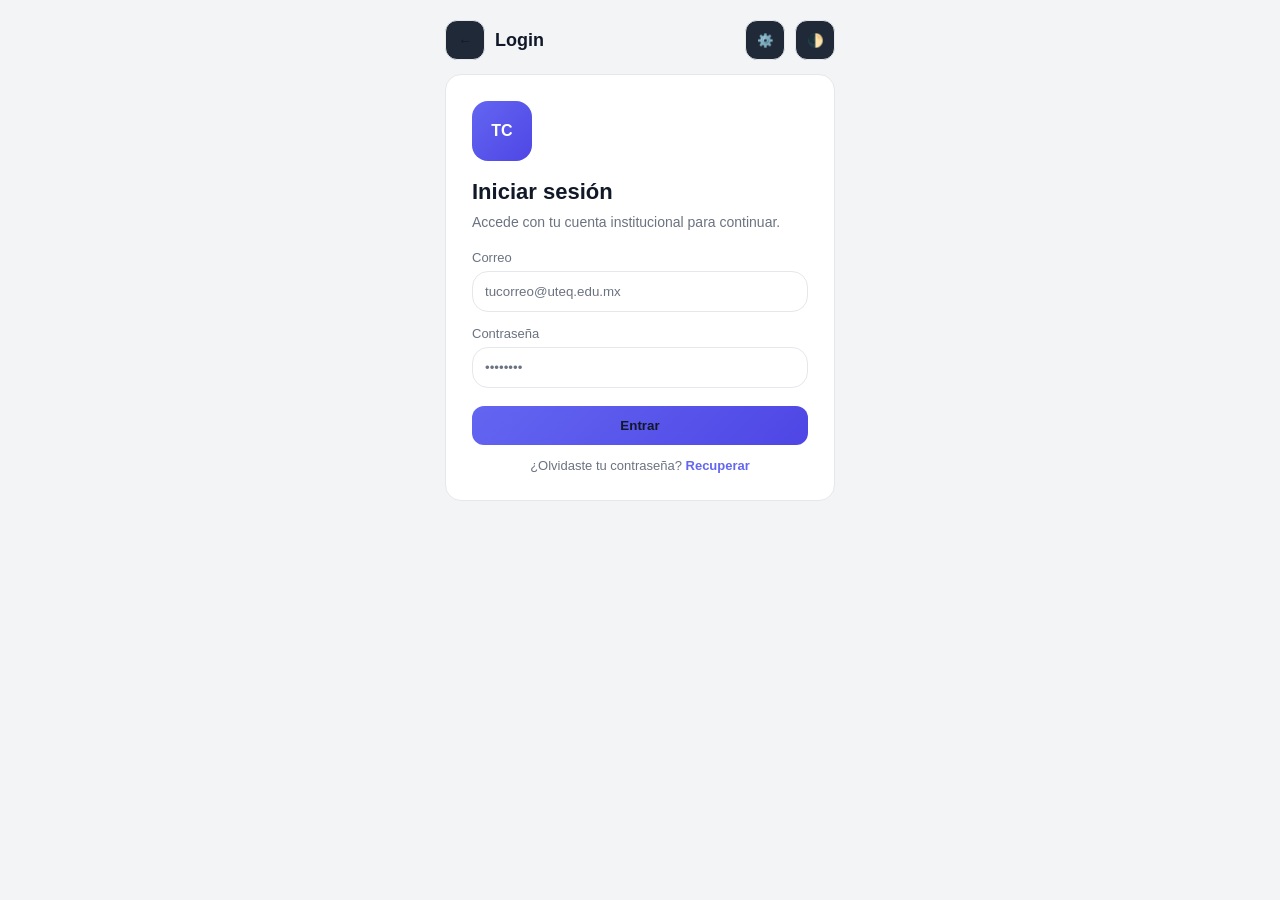
<file: index.html>
<!DOCTYPE html>
<html lang="es">
<head>
<meta charset="UTF-8">
<meta name="viewport" content="width=device-width, initial-scale=1.0">
<title>TuCampus</title>
<meta http-equiv="refresh" content="0; url=./pages/login.html" />
</head>
<body></body>
</html>
</file>
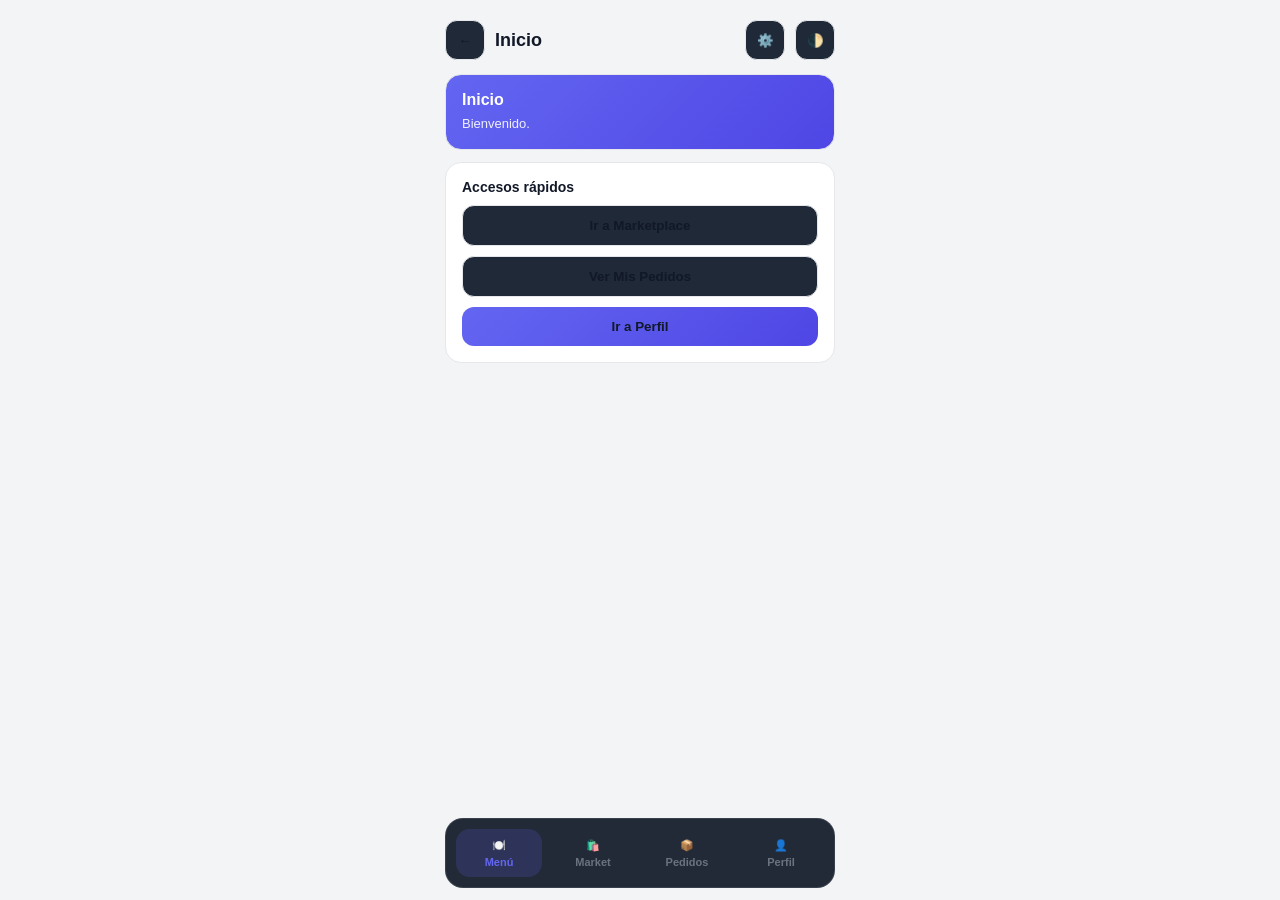
<file: pages/home.html>
<!DOCTYPE html>
<html lang="es">
<head>
<meta charset="UTF-8">
<meta name="viewport" content="width=device-width, initial-scale=1.0">
<title>TuCampus - Inicio</title>
<link rel="stylesheet" href="../styles/tokens.css">
<link rel="stylesheet" href="../styles/components.css">
</head>
<body class="centered"> <div class="phone"> <div class="navbar"> <div class="nav-left"> <button class="iconbtn" onclick="history.back()">←</button> <h2>Inicio</h2> </div> <div class="nav-right">
      <button class="iconbtn" title="Configuración">⚙️</button>
      <button class="iconbtn" onclick="toggleTheme()" title="Cambiar tema">🌓</button>
    </div>
  </div> <div class="card" style="background:linear-gradient(135deg,var(--primary),var(--primary-dark));color:#fff;"> <div style="font-weight:900;font-size:16px;">Inicio</div> <div style="margin-top:6px;font-size:13px;opacity:.9;line-height:1.35;"> Bienvenido. </div>
</div> <div class="card"> <div style="font-weight:900;font-size:14px;margin-bottom:10px;">Accesos rápidos</div> <div style="display:grid;gap:10px;"> <button class="btn" onclick="location.href='marketplace.html'">Ir a Marketplace</button> <button class="btn" onclick="location.href='mis-pedidos.html'">Ver Mis Pedidos</button> <button class="btn primary" onclick="location.href='perfil.html'">Ir a Perfil</button> </div>
</div> </div> <div class="bottomnav"> <a class="tab active" href="home.html">🍽️<span>Menú</span></a> <a class="tab " href="marketplace.html">🛍️<span>Market</span></a> <a class="tab " href="mis-pedidos.html">📦<span>Pedidos</span></a> <a class="tab " href="perfil.html">👤<span>Perfil</span></a>
</div> 

<script>
function applySavedTheme(){
  const saved = localStorage.getItem('theme');
  if(saved === 'dark'){ document.body.classList.add('dark'); }
  else { document.body.classList.remove('dark'); }
}
function toggleTheme(){
  document.body.classList.toggle('dark');
  localStorage.setItem('theme', document.body.classList.contains('dark') ? 'dark' : 'light');
}
document.addEventListener('DOMContentLoaded', applySavedTheme);
</script>

</body>
</html>
</file>
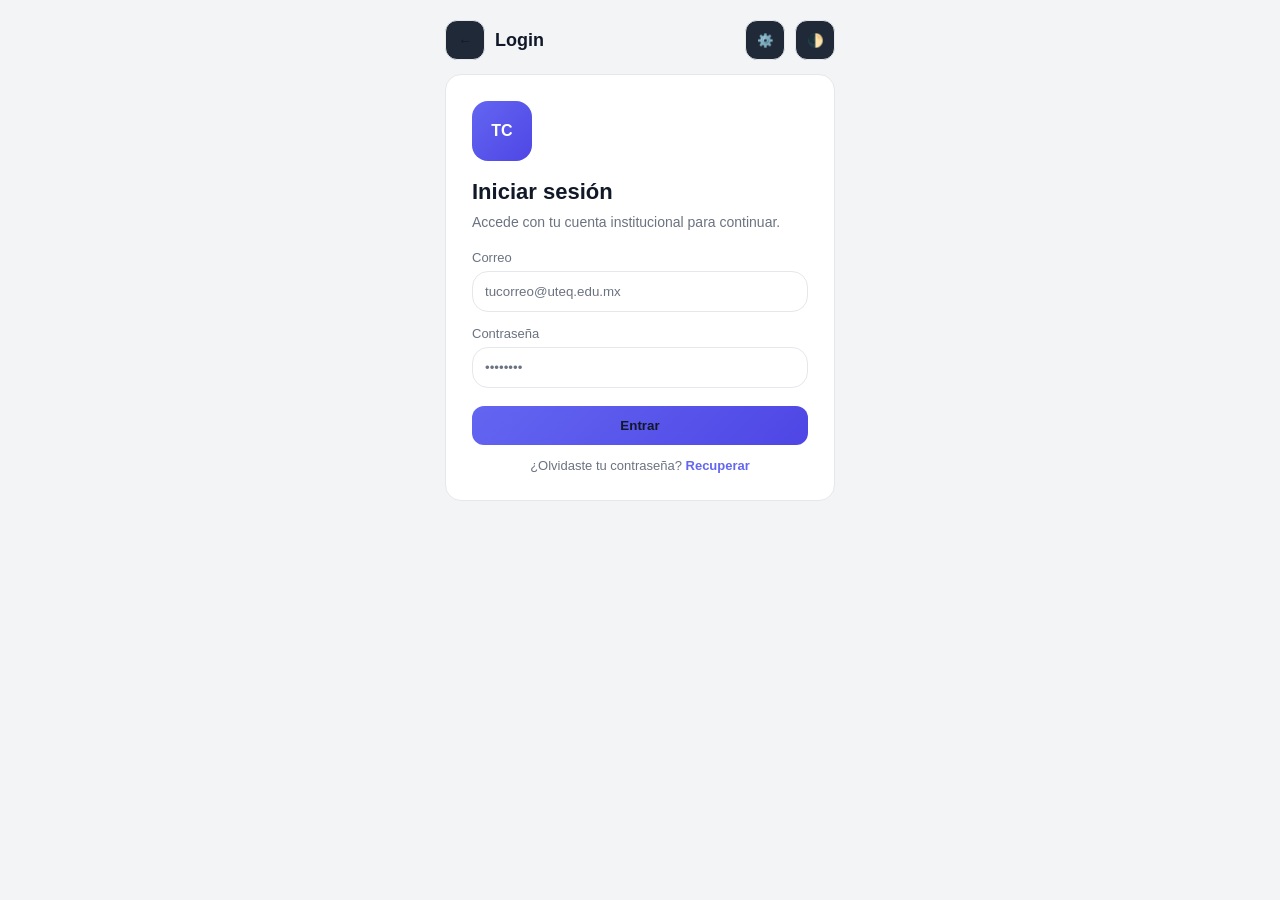
<file: pages/login.html>
<!DOCTYPE html>
<html lang="es">
<head>
<meta charset="UTF-8">
<meta name="viewport" content="width=device-width, initial-scale=1.0">
<title>TuCampus - Login</title>

<link rel="stylesheet" href="../styles/tokens.css">
<link rel="stylesheet" href="../styles/components.css">
</head>

<body class="centered">
  <div class="phone">

    <div class="navbar">
      <div class="nav-left">
        <button class="iconbtn" onclick="history.back()">←</button>
        <h2>Login</h2>
      </div>
      <div class="nav-right">
        <button class="iconbtn" title="Configuración">⚙️</button>
        <button class="iconbtn" onclick="toggleTheme()" title="Cambiar tema">🌓</button>
      </div>
    </div>

    <div class="card" style="padding:26px;">
      <div style="width:60px;height:60px;border-radius:16px;background:linear-gradient(135deg,var(--primary),var(--primary-dark));
        display:flex;align-items:center;justify-content:center;font-weight:900;color:#fff;margin-bottom:18px;">TC</div>

      <div style="font-size:22px;font-weight:900;margin-bottom:8px;">Iniciar sesión</div>
      <div style="color:var(--muted);margin-bottom:18px;font-size:14px;line-height:1.35;">
        Accede con tu cuenta institucional para continuar.
      </div>

      <div style="margin-bottom:14px;">
        <label class="label">Correo</label>
        <input class="input" type="email" placeholder="tucorreo@uteq.edu.mx" autocomplete="username">
      </div>

      <div style="margin-bottom:18px;">
        <label class="label">Contraseña</label>
        <input class="input" type="password" placeholder="••••••••" autocomplete="current-password">
      </div>

      <button class="btn primary" style="width:100%;" onclick="location.href='home.html'">Entrar</button>

      <div class="helper">
        ¿Olvidaste tu contraseña? <span style="color:var(--primary);font-weight:800;cursor:pointer;">Recuperar</span>
      </div>
    </div>

  </div>

<script>
function applySavedTheme(){
  const saved = localStorage.getItem('theme');
  if(saved === 'dark'){ document.body.classList.add('dark'); }
  else { document.body.classList.remove('dark'); }
}
function toggleTheme(){
  document.body.classList.toggle('dark');
  localStorage.setItem('theme', document.body.classList.contains('dark') ? 'dark' : 'light');
}
document.addEventListener('DOMContentLoaded', applySavedTheme);
</script>
</body>
</html>
</file>
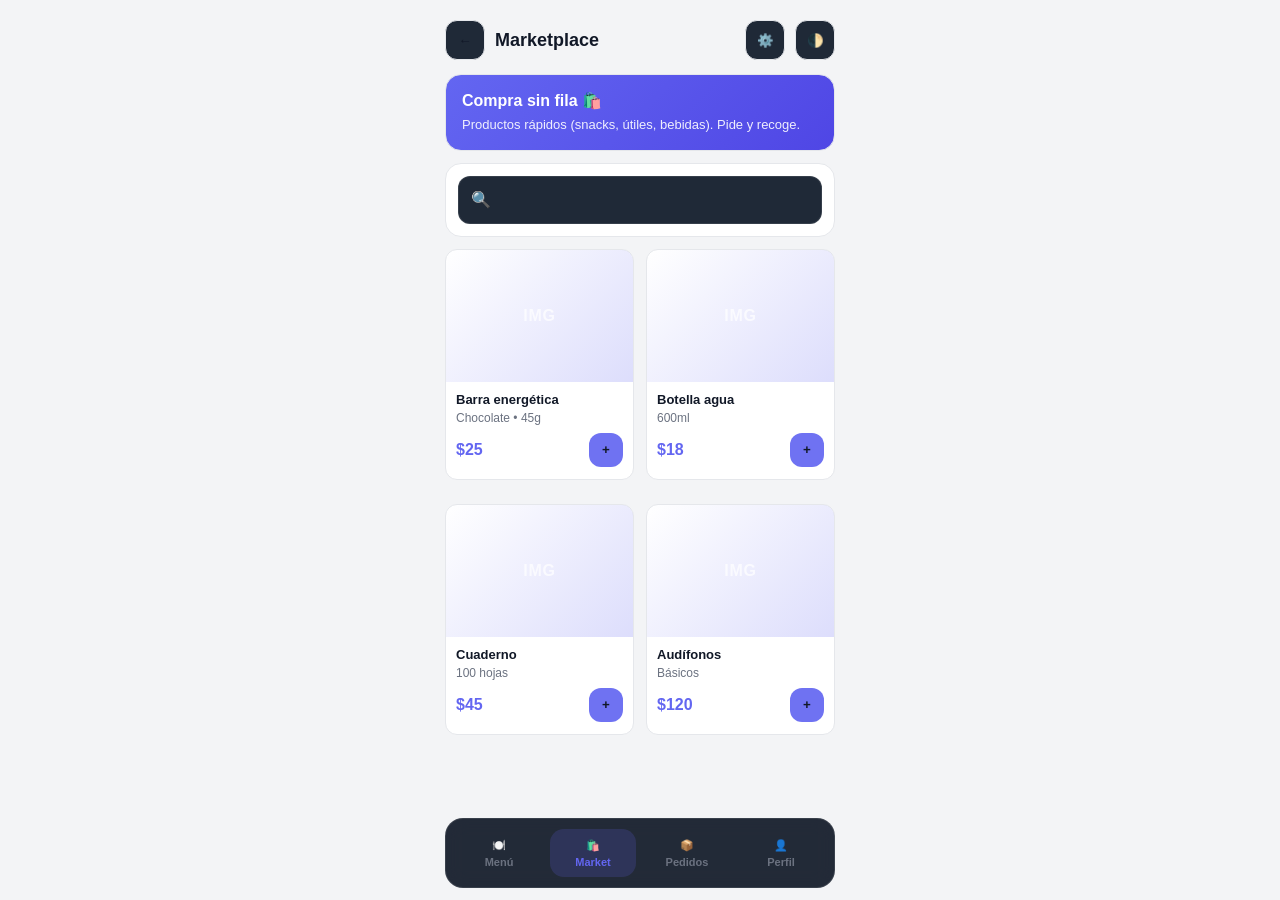
<file: pages/marketplace.html>
<!DOCTYPE html>
<html lang="es">
<head>
<meta charset="UTF-8">
<meta name="viewport" content="width=device-width, initial-scale=1.0">
<title>TuCampus - Marketplace</title>
<link rel="stylesheet" href="../styles/tokens.css">
<link rel="stylesheet" href="../styles/components.css">
</head>
<body class="centered"> <div class="phone"> <div class="navbar"> <div class="nav-left"> <button class="iconbtn" onclick="history.back()">←</button> <h2>Marketplace</h2> </div> <div class="nav-right">
      <button class="iconbtn" title="Configuración">⚙️</button>
      <button class="iconbtn" onclick="toggleTheme()" title="Cambiar tema">🌓</button>
    </div>
  </div> <div class="card" style="background:linear-gradient(135deg,var(--primary),var(--primary-dark));color:#fff;"> <div style="font-weight:900;font-size:16px;">Compra sin fila 🛍️</div> <div style="margin-top:6px;font-size:13px;opacity:.9;line-height:1.35;">Productos rápidos (snacks, útiles, bebidas). Pide y recoge.</div>
</div> <div class="card" style="padding:12px;"> <div style="display:flex;align-items:center;gap:10px;height:48px;border-radius:12px;border:1px solid rgba(255,255,255,.10);background:#1F2937;padding:0 12px;"> <span style="color:var(--muted)">🔍</span> <input ="Buscar en marketplace…" style="border:none;outline:none;background:transparent;color:var(--text);width:100%;font-size:14px;"> </div>
</div> <div style="display:grid;grid-template-columns:1fr 1fr;gap:12px;">
<div class="card" style="padding:0;overflow:hidden;border-radius:12px;cursor:pointer;"> <div style="height:132px;background:linear-gradient(135deg,rgba(255,255,255,.08),rgba(99,102,241,.22));display:flex;align-items:center;justify-content:center;font-weight:900;letter-spacing:.8px;color:rgba(255,255,255,.7);">IMG</div> <div style="padding:10px 10px 12px;"> <div style="font-weight:900;font-size:13px;">Barra energética</div> <div style="margin-top:4px;font-size:12px;color:var(--muted);">Chocolate • 45g</div> <div style="margin-top:8px;display:flex;justify-content:space-between;align-items:center;"> <span style="font-weight:900;color:var(--primary);">$25</span> <button class="btn" style="width:34px;height:34px;padding:0;border:none;background:rgba(99,102,241,.92);">+</button> </div> </div>
</div>
<div class="card" style="padding:0;overflow:hidden;border-radius:12px;cursor:pointer;"> <div style="height:132px;background:linear-gradient(135deg,rgba(255,255,255,.08),rgba(99,102,241,.22));display:flex;align-items:center;justify-content:center;font-weight:900;letter-spacing:.8px;color:rgba(255,255,255,.7);">IMG</div> <div style="padding:10px 10px 12px;"> <div style="font-weight:900;font-size:13px;">Botella agua</div> <div style="margin-top:4px;font-size:12px;color:var(--muted);">600ml</div> <div style="margin-top:8px;display:flex;justify-content:space-between;align-items:center;"> <span style="font-weight:900;color:var(--primary);">$18</span> <button class="btn" style="width:34px;height:34px;padding:0;border:none;background:rgba(99,102,241,.92);">+</button> </div> </div>
</div>
<div class="card" style="padding:0;overflow:hidden;border-radius:12px;cursor:pointer;"> <div style="height:132px;background:linear-gradient(135deg,rgba(255,255,255,.08),rgba(99,102,241,.22));display:flex;align-items:center;justify-content:center;font-weight:900;letter-spacing:.8px;color:rgba(255,255,255,.7);">IMG</div> <div style="padding:10px 10px 12px;"> <div style="font-weight:900;font-size:13px;">Cuaderno</div> <div style="margin-top:4px;font-size:12px;color:var(--muted);">100 hojas</div> <div style="margin-top:8px;display:flex;justify-content:space-between;align-items:center;"> <span style="font-weight:900;color:var(--primary);">$45</span> <button class="btn" style="width:34px;height:34px;padding:0;border:none;background:rgba(99,102,241,.92);">+</button> </div> </div>
</div>
<div class="card" style="padding:0;overflow:hidden;border-radius:12px;cursor:pointer;"> <div style="height:132px;background:linear-gradient(135deg,rgba(255,255,255,.08),rgba(99,102,241,.22));display:flex;align-items:center;justify-content:center;font-weight:900;letter-spacing:.8px;color:rgba(255,255,255,.7);">IMG</div> <div style="padding:10px 10px 12px;"> <div style="font-weight:900;font-size:13px;">Audífonos</div> <div style="margin-top:4px;font-size:12px;color:var(--muted);">Básicos</div> <div style="margin-top:8px;display:flex;justify-content:space-between;align-items:center;"> <span style="font-weight:900;color:var(--primary);">$120</span> <button class="btn" style="width:34px;height:34px;padding:0;border:none;background:rgba(99,102,241,.92);">+</button> </div> </div>
</div>
</div> </div> <div class="bottomnav"> <a class="tab " href="home.html">🍽️<span>Menú</span></a> <a class="tab active" href="marketplace.html">🛍️<span>Market</span></a> <a class="tab " href="mis-pedidos.html">📦<span>Pedidos</span></a> <a class="tab " href="perfil.html">👤<span>Perfil</span></a>
</div> 

<script>
function applySavedTheme(){
  const saved = localStorage.getItem('theme');
  if(saved === 'dark'){ document.body.classList.add('dark'); }
  else { document.body.classList.remove('dark'); }
}
function toggleTheme(){
  document.body.classList.toggle('dark');
  localStorage.setItem('theme', document.body.classList.contains('dark') ? 'dark' : 'light');
}
document.addEventListener('DOMContentLoaded', applySavedTheme);
</script>

</body>
</html>
</file>
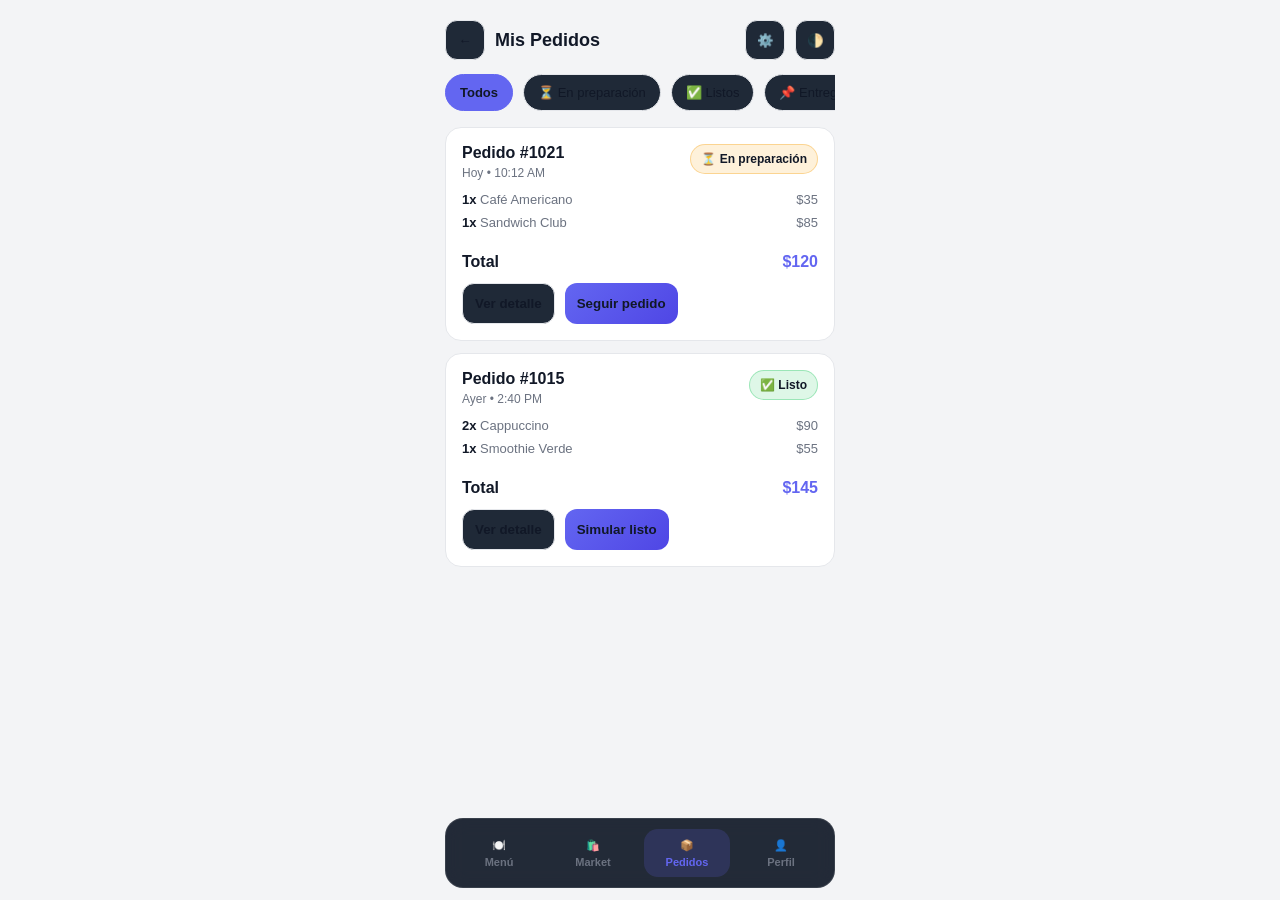
<file: pages/mis-pedidos.html>
<!DOCTYPE html>
<html lang="es">
<head>
<meta charset="UTF-8">
<meta name="viewport" content="width=device-width, initial-scale=1.0">
<title>TuCampus - Mis Pedidos</title>
<link rel="stylesheet" href="../styles/tokens.css">
<link rel="stylesheet" href="../styles/components.css">
</head>
<body class="centered"> <div class="phone"> <div class="navbar"> <div class="nav-left"> <button class="iconbtn" onclick="history.back()">←</button> <h2>Mis Pedidos</h2> </div> <div class="nav-right">
      <button class="iconbtn" title="Configuración">⚙️</button>
      <button class="iconbtn" onclick="toggleTheme()" title="Cambiar tema">🌓</button>
    </div>
  </div> <div class="chips"> <div class="chip active">Todos</div> <div class="chip">⏳ En preparación</div> <div class="chip">✅ Listos</div> <div class="chip">📌 Entregados</div>
</div> <div class="card"> <div style="display:flex;justify-content:space-between;gap:12px;align-items:flex-start;"> <div> <div style="font-weight:900;">Pedido #1021</div> <div style="margin-top:4px;font-size:12px;color:var(--muted);">Hoy • 10:12 AM</div> </div> <div style="padding:7px 10px;border-radius:999px;font-size:12px;font-weight:900;border:1px solid rgba(245,158,11,.35); background:rgba(245,158,11,.15);">⏳ En preparación</div> </div> <div style="margin-top:12px;display:grid;gap:8px;"> <div style="display:flex;justify-content:space-between;color:var(--muted);font-size:13px;"><span><strong style="color:var(--text);">1x</strong> Café Americano</span><span>$35</span></div> <div style="display:flex;justify-content:space-between;color:var(--muted);font-size:13px;"><span><strong style="color:var(--text);">1x</strong> Sandwich Club</span><span>$85</span></div> </div> <div style="margin-top:12px;padding-top:10px;border-top:1px dashed rgba(255,255,255,.15);display:flex;justify-content:space-between;font-weight:900;"> <span>Total</span><span style="color:var(--primary);">$120</span> </div> <div style="display:flex;gap:10px;margin-top:12px;"> <button class="btn" onclick="location.href='pedido-detalle.html'">Ver detalle</button> <button class="btn primary" onclick="location.href='tracking.html'">Seguir pedido</button> </div>
</div> <div class="card"> <div style="display:flex;justify-content:space-between;gap:12px;align-items:flex-start;"> <div> <div style="font-weight:900;">Pedido #1015</div> <div style="margin-top:4px;font-size:12px;color:var(--muted);">Ayer • 2:40 PM</div> </div> <div style="padding:7px 10px;border-radius:999px;font-size:12px;font-weight:900;border:1px solid rgba(34,197,94,.35); background:rgba(34,197,94,.15);">✅ Listo</div> </div> <div style="margin-top:12px;display:grid;gap:8px;"> <div style="display:flex;justify-content:space-between;color:var(--muted);font-size:13px;"><span><strong style="color:var(--text);">2x</strong> Cappuccino</span><span>$90</span></div> <div style="display:flex;justify-content:space-between;color:var(--muted);font-size:13px;"><span><strong style="color:var(--text);">1x</strong> Smoothie Verde</span><span>$55</span></div> </div> <div style="margin-top:12px;padding-top:10px;border-top:1px dashed rgba(255,255,255,.15);display:flex;justify-content:space-between;font-weight:900;"> <span>Total</span><span style="color:var(--primary);">$145</span> </div> <div style="display:flex;gap:10px;margin-top:12px;"> <button class="btn" onclick="location.href='pedido-detalle.html'">Ver detalle</button> <button class="btn primary" onclick="location.href='pedido-listo.html'">Simular listo</button> </div>
</div> </div> <div class="bottomnav"> <a class="tab " href="home.html">🍽️<span>Menú</span></a> <a class="tab " href="marketplace.html">🛍️<span>Market</span></a> <a class="tab active" href="mis-pedidos.html">📦<span>Pedidos</span></a> <a class="tab " href="perfil.html">👤<span>Perfil</span></a>
</div> 

<script>
function applySavedTheme(){
  const saved = localStorage.getItem('theme');
  if(saved === 'dark'){ document.body.classList.add('dark'); }
  else { document.body.classList.remove('dark'); }
}
function toggleTheme(){
  document.body.classList.toggle('dark');
  localStorage.setItem('theme', document.body.classList.contains('dark') ? 'dark' : 'light');
}
document.addEventListener('DOMContentLoaded', applySavedTheme);
</script>

</body>
</html>
</file>
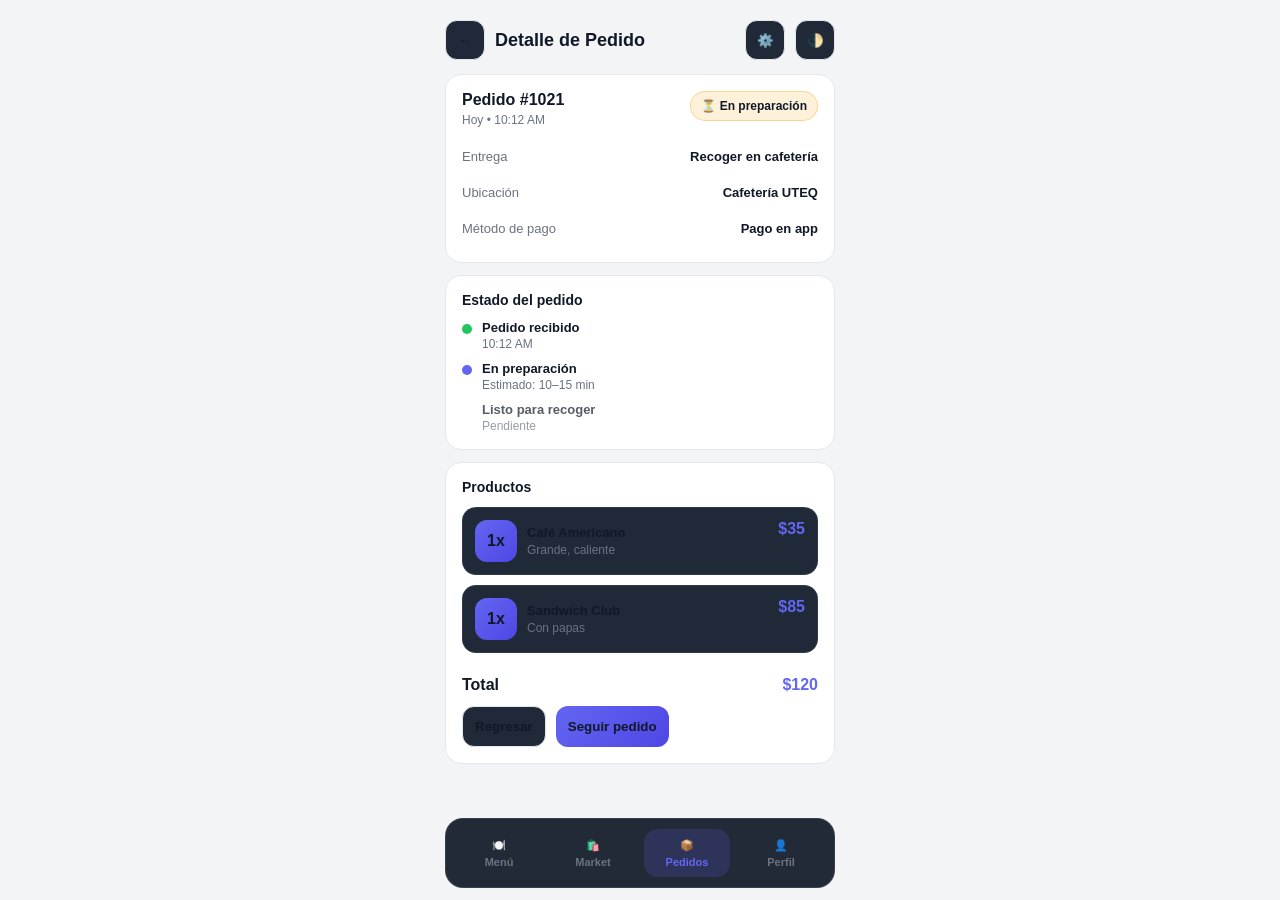
<file: pages/pedido-detalle.html>
<!DOCTYPE html>
<html lang="es">
<head>
<meta charset="UTF-8">
<meta name="viewport" content="width=device-width, initial-scale=1.0">
<title>TuCampus - Detalle de Pedido</title>
<link rel="stylesheet" href="../styles/tokens.css">
<link rel="stylesheet" href="../styles/components.css">
</head>
<body class="centered"> <div class="phone"> <div class="navbar"> <div class="nav-left"> <button class="iconbtn" onclick="history.back()">←</button> <h2>Detalle de Pedido</h2> </div> <div class="nav-right">
      <button class="iconbtn" title="Configuración">⚙️</button>
      <button class="iconbtn" onclick="toggleTheme()" title="Cambiar tema">🌓</button>
    </div>
  </div> <div class="card"> <div style="display:flex;justify-content:space-between;gap:12px;align-items:flex-start;"> <div> <div style="font-weight:900;">Pedido #1021</div> <div style="margin-top:4px;font-size:12px;color:var(--muted);">Hoy • 10:12 AM</div> </div> <div style="padding:7px 10px;border-radius:999px;font-size:12px;font-weight:900;border:1px solid rgba(245,158,11,.35); background:rgba(245,158,11,.15);">⏳ En preparación</div> </div> <div style="margin-top:12px;"> <div style="display:flex;justify-content:space-between;padding:10px 0;border-bottom:1px dashed rgba(255,255,255,.12);color:var(--muted);font-size:13px;"> <span>Entrega</span><strong style="color:var(--text);">Recoger en cafetería</strong> </div> <div style="display:flex;justify-content:space-between;padding:10px 0;border-bottom:1px dashed rgba(255,255,255,.12);color:var(--muted);font-size:13px;"> <span>Ubicación</span><strong style="color:var(--text);">Cafetería UTEQ</strong> </div> <div style="display:flex;justify-content:space-between;padding:10px 0;color:var(--muted);font-size:13px;"> <span>Método de pago</span><strong style="color:var(--text);">Pago en app</strong> </div> </div>
</div> <div class="card"> <div style="font-weight:900;font-size:14px;">Estado del pedido</div> <div style="margin-top:12px;display:grid;gap:10px;"> <div style="display:flex;gap:10px;align-items:flex-start;"> <div style="width:10px;height:10px;border-radius:999px;background:var(--ok);margin-top:4px;"></div> <div><div style="font-weight:900;font-size:13px;">Pedido recibido</div><div style="font-size:12px;color:var(--muted);margin-top:2px;">10:12 AM</div></div> </div> <div style="display:flex;gap:10px;align-items:flex-start;"> <div style="width:10px;height:10px;border-radius:999px;background:var(--primary);margin-top:4px;"></div> <div><div style="font-weight:900;font-size:13px;">En preparación</div><div style="font-size:12px;color:var(--muted);margin-top:2px;">Estimado: 10–15 min</div></div> </div> <div style="display:flex;gap:10px;align-items:flex-start;opacity:.7;"> <div style="width:10px;height:10px;border-radius:999px;background:rgba(255,255,255,.18);margin-top:4px;"></div> <div><div style="font-weight:900;font-size:13px;">Listo para recoger</div><div style="font-size:12px;color:var(--muted);margin-top:2px;">Pendiente</div></div> </div> </div>
</div> <div class="card"> <div style="font-weight:900;font-size:14px;">Productos</div> <div style="margin-top:12px;display:grid;gap:10px;"> <div style="display:flex;justify-content:space-between;gap:12px;padding:12px;border-radius:14px;background:#1F2937;border:1px solid rgba(255,255,255,.08);"> <div style="display:flex;gap:10px;align-items:center;"> <div style="width:42px;height:42px;border-radius:12px;background:linear-gradient(135deg,var(--primary),var(--primary-dark));display:flex;align-items:center;justify-content:center;font-weight:900;">1x</div> <div><div style="font-weight:900;font-size:13px;">Café Americano</div><div style="margin-top:3px;font-size:12px;color:var(--muted);">Grande, caliente</div></div> </div> <div style="font-weight:900;color:var(--primary);">$35</div> </div> <div style="display:flex;justify-content:space-between;gap:12px;padding:12px;border-radius:14px;background:#1F2937;border:1px solid rgba(255,255,255,.08);"> <div style="display:flex;gap:10px;align-items:center;"> <div style="width:42px;height:42px;border-radius:12px;background:linear-gradient(135deg,var(--primary),var(--primary-dark));display:flex;align-items:center;justify-content:center;font-weight:900;">1x</div> <div><div style="font-weight:900;font-size:13px;">Sandwich Club</div><div style="margin-top:3px;font-size:12px;color:var(--muted);">Con papas</div></div> </div> <div style="font-weight:900;color:var(--primary);">$85</div> </div> </div> <div style="margin-top:12px;padding-top:10px;border-top:1px dashed rgba(255,255,255,.15);display:flex;justify-content:space-between;font-weight:900;"> <span>Total</span><span style="color:var(--primary);">$120</span> </div> <div style="display:flex;gap:10px;margin-top:12px;"> <button class="btn" onclick="location.href='mis-pedidos.html'">Regresar</button> <button class="btn primary" onclick="location.href='tracking.html'">Seguir pedido</button> </div>
</div> </div> <div class="bottomnav"> <a class="tab " href="home.html">🍽️<span>Menú</span></a> <a class="tab " href="marketplace.html">🛍️<span>Market</span></a> <a class="tab active" href="mis-pedidos.html">📦<span>Pedidos</span></a> <a class="tab " href="perfil.html">👤<span>Perfil</span></a>
</div> 

<script>
function applySavedTheme(){
  const saved = localStorage.getItem('theme');
  if(saved === 'dark'){ document.body.classList.add('dark'); }
  else { document.body.classList.remove('dark'); }
}
function toggleTheme(){
  document.body.classList.toggle('dark');
  localStorage.setItem('theme', document.body.classList.contains('dark') ? 'dark' : 'light');
}
document.addEventListener('DOMContentLoaded', applySavedTheme);
</script>

</body>
</html>
</file>
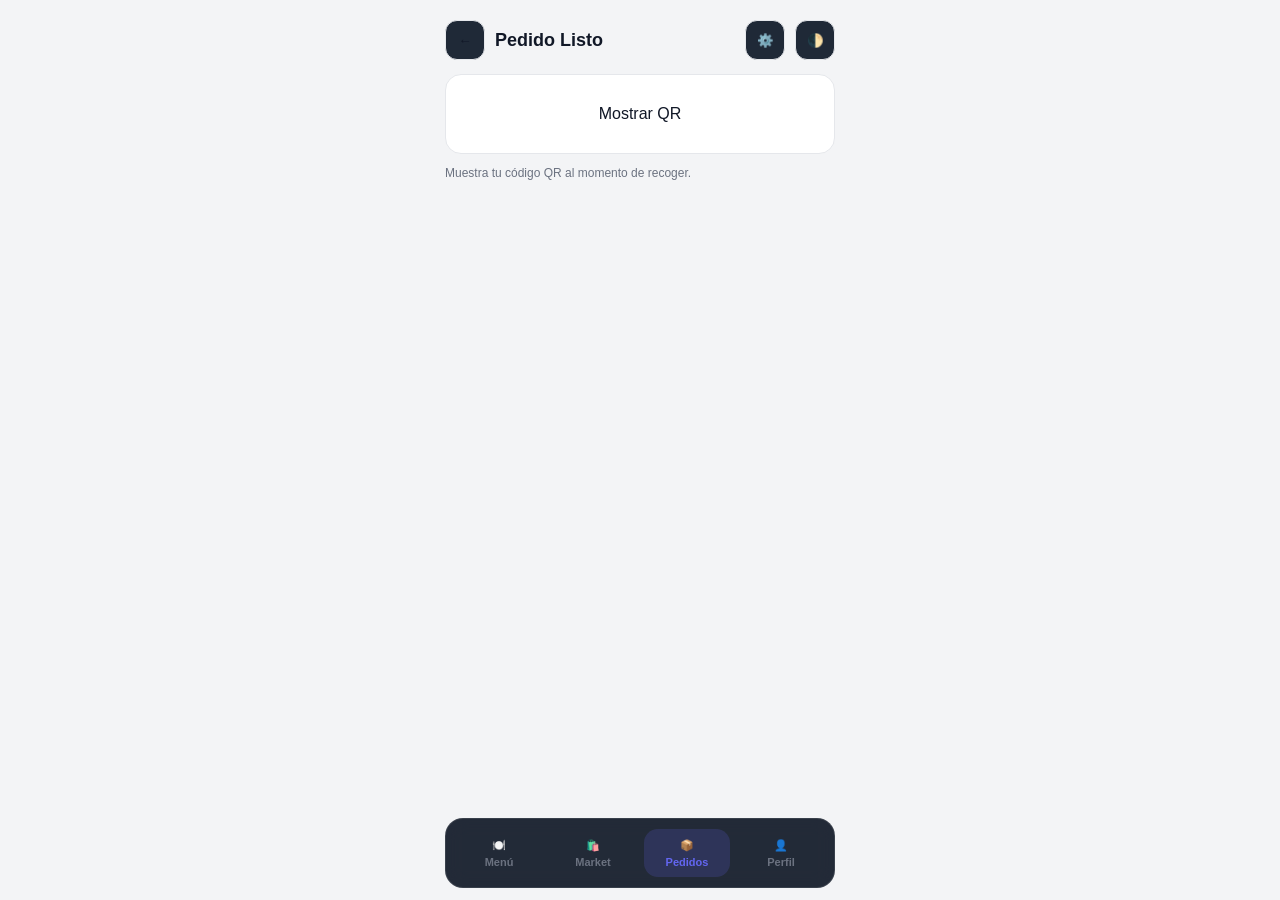
<file: pages/pedido-listo.html>
<!DOCTYPE html>
<html lang="es">
<head>
<meta charset="UTF-8">
<meta name="viewport" content="width=device-width, initial-scale=1.0">
<title>TuCampus - Pedido Listo</title>
<link rel="stylesheet" href="../styles/tokens.css">
<link rel="stylesheet" href="../styles/components.css">
</head>
<body class="centered"> <div class="phone"> <div class="navbar"> <div class="nav-left"> <button class="iconbtn" onclick="history.back()">←</button> <h2>Pedido Listo</h2> </div> <div class="nav-right">
      <button class="iconbtn" title="Configuración">⚙️</button>
      <button class="iconbtn" onclick="toggleTheme()" title="Cambiar tema">🌓</button>
    </div>
  </div> <div class="card" style="text-align:center;padding:30px 20px;box-shadow:0 25px 60px rgba')">Mostrar QR</button> </div> <div style="font-size:12px;color:var(--muted);margin-top:12px;">Muestra tu código QR al momento de recoger.</div>
</div> </div> <div class="bottomnav"> <a class="tab " href="home.html">🍽️<span>Menú</span></a> <a class="tab " href="marketplace.html">🛍️<span>Market</span></a> <a class="tab active" href="mis-pedidos.html">📦<span>Pedidos</span></a> <a class="tab " href="perfil.html">👤<span>Perfil</span></a>
</div> 

<script>
function applySavedTheme(){
  const saved = localStorage.getItem('theme');
  if(saved === 'dark'){ document.body.classList.add('dark'); }
  else { document.body.classList.remove('dark'); }
}
function toggleTheme(){
  document.body.classList.toggle('dark');
  localStorage.setItem('theme', document.body.classList.contains('dark') ? 'dark' : 'light');
}
document.addEventListener('DOMContentLoaded', applySavedTheme);
</script>

</body>
</html>
</file>
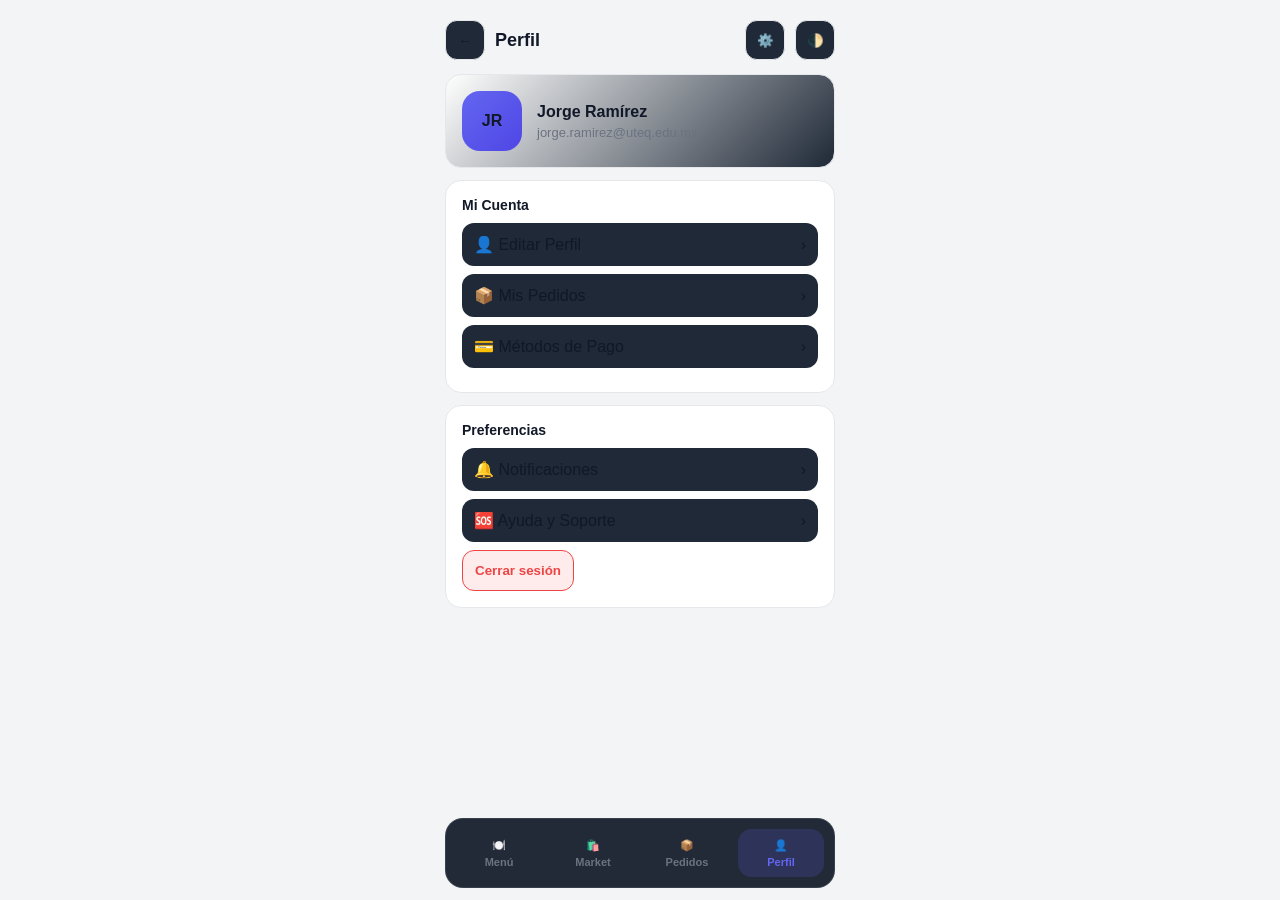
<file: pages/perfil.html>
<!DOCTYPE html>
<html lang="es">
<head>
<meta charset="UTF-8">
<meta name="viewport" content="width=device-width, initial-scale=1.0">
<title>TuCampus - Perfil</title>
<link rel="stylesheet" href="../styles/tokens.css">
<link rel="stylesheet" href="../styles/components.css">
</head>
<body class="centered"> <div class="phone"> <div class="navbar"> <div class="nav-left"> <button class="iconbtn" onclick="history.back()">←</button> <h2>Perfil</h2> </div> <div class="nav-right">
      <button class="iconbtn" title="Configuración">⚙️</button>
      <button class="iconbtn" onclick="toggleTheme()" title="Cambiar tema">🌓</button>
    </div>
  </div> <div class="card" style="background:linear-gradient(135deg,var(--card),#1F2937);"> <div style="display:flex;align-items:center;gap:15px;"> <div style="width:60px;height:60px;border-radius:18px;background:linear-gradient(135deg,var(--primary),var(--primary-dark)); display:flex;align-items:center;justify-content:center;font-weight:900;">JR</div> <div> <div style="font-weight:900;">Jorge Ramírez</div> <div style="margin-top:4px;font-size:13px;color:var(--muted);">jorge.ramirez@uteq.edu.mx</div> </div> </div>
</div> <div class="card"> <div style="font-weight:900;font-size:14px;margin-bottom:10px;">Mi Cuenta</div> <div style="display:flex;justify-content:space-between;align-items:center;padding:12px;border-radius:12px;margin-bottom:8px;background:#1F2937;cursor:pointer;"> <span>👤 Editar Perfil</span><span>›</span> </div> <div style="display:flex;justify-content:space-between;align-items:center;padding:12px;border-radius:12px;margin-bottom:8px;background:#1F2937;cursor:pointer;" onclick="location.href='mis-pedidos.html'"> <span>📦 Mis Pedidos</span><span>›</span> </div> <div style="display:flex;justify-content:space-between;align-items:center;padding:12px;border-radius:12px;margin-bottom:8px;background:#1F2937;cursor:pointer;"> <span>💳 Métodos de Pago</span><span>›</span> </div>
</div> <div class="card"> <div style="font-weight:900;font-size:14px;margin-bottom:10px;">Preferencias</div> <div style="display:flex;justify-content:space-between;align-items:center;padding:12px;border-radius:12px;margin-bottom:8px;background:#1F2937;cursor:pointer;"> <span>🔔 Notificaciones</span><span>›</span> </div> <div style="display:flex;justify-content:space-between;align-items:center;padding:12px;border-radius:12px;margin-bottom:8px;background:#1F2937;cursor:pointer;"> <span>🆘 Ayuda y Soporte</span><span>›</span> </div> <button class="btn" style="border-color:var(--danger);color:var(--danger);background:rgba(239,68,68,.10);font-weight:900;">Cerrar sesión</button>
</div> </div> <div class="bottomnav"> <a class="tab " href="home.html">🍽️<span>Menú</span></a> <a class="tab " href="marketplace.html">🛍️<span>Market</span></a> <a class="tab " href="mis-pedidos.html">📦<span>Pedidos</span></a> <a class="tab active" href="perfil.html">👤<span>Perfil</span></a>
</div> 

<script>
function applySavedTheme(){
  const saved = localStorage.getItem('theme');
  if(saved === 'dark'){ document.body.classList.add('dark'); }
  else { document.body.classList.remove('dark'); }
}
function toggleTheme(){
  document.body.classList.toggle('dark');
  localStorage.setItem('theme', document.body.classList.contains('dark') ? 'dark' : 'light');
}
document.addEventListener('DOMContentLoaded', applySavedTheme);
</script>

</body>
</html>
</file>
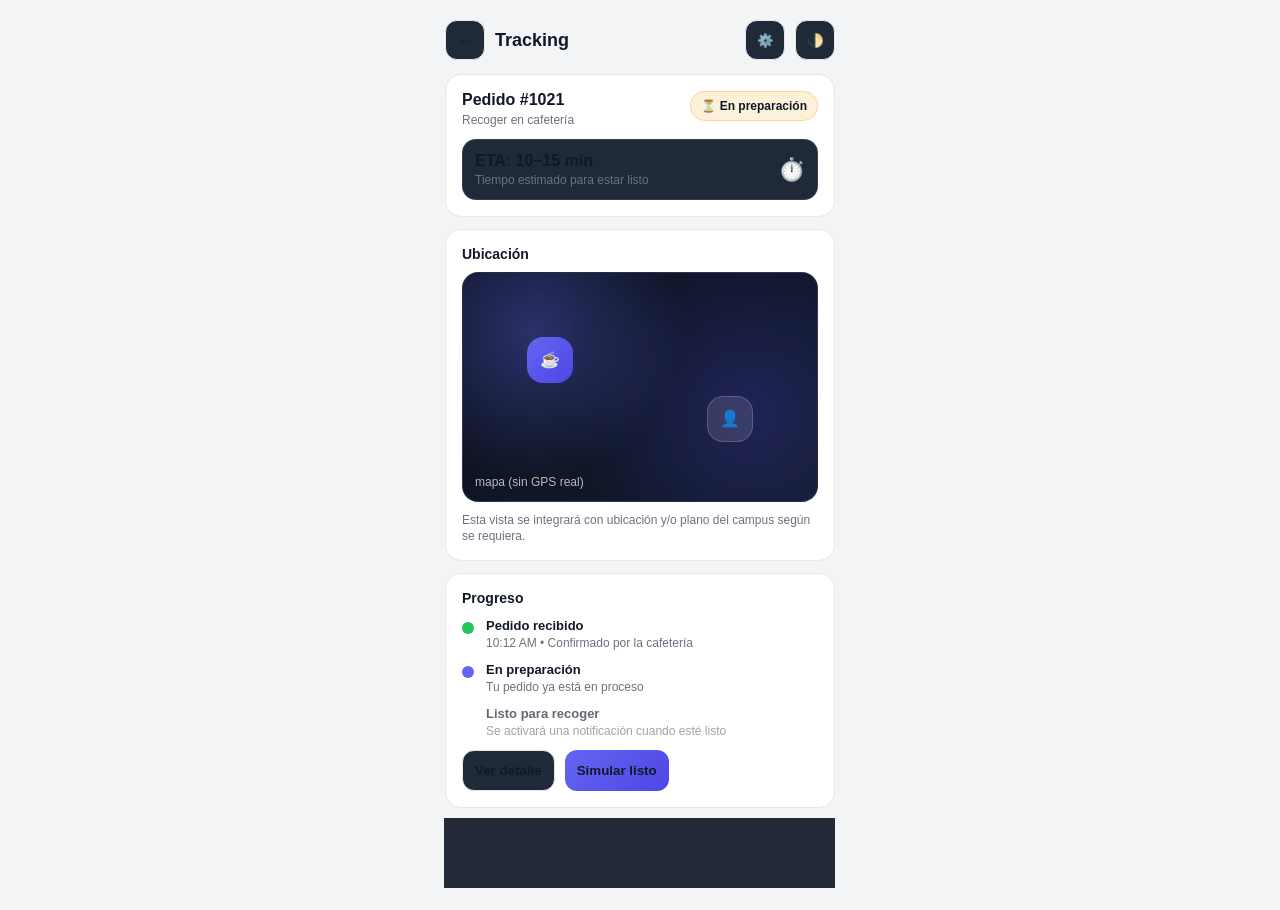
<file: pages/tracking.html>
<!DOCTYPE html>
<html lang="es">
<head>
<meta charset="UTF-8">
<meta name="viewport" content="width=device-width, initial-scale=1.0">
<title>TuCampus - Tracking</title>
<link rel="stylesheet" href="../styles/tokens.css">
<link rel="stylesheet" href="../styles/components.css">
</head>
<body class="centered"> <div class="phone"> <div class="navbar"> <div class="nav-left"> <button class="iconbtn" onclick="history.back()">←</button> <h2>Tracking</h2> </div> <div class="nav-right">
      <button class="iconbtn" title="Configuración">⚙️</button>
      <button class="iconbtn" onclick="toggleTheme()" title="Cambiar tema">🌓</button>
    </div>
  </div> <div class="card"> <div style="display:flex;justify-content:space-between;gap:12px;align-items:flex-start;"> <div> <div style="font-weight:900;">Pedido #1021</div> <div style="margin-top:4px;font-size:12px;color:var(--muted);">Recoger en cafetería</div> </div> <div style="padding:7px 10px;border-radius:999px;font-size:12px;font-weight:900;border:1px solid rgba(245,158,11,.35); background:rgba(245,158,11,.15);">⏳ En preparación</div> </div> <div style="margin-top:12px;display:flex;justify-content:space-between;align-items:center;gap:12px;padding:12px;border-radius:14px;border:1px solid rgba(255,255,255,.10);background:#1F2937;"> <div> <div style="font-weight:900;">ETA: 10–15 min</div> <div style="margin-top:3px;font-size:12px;color:var(--muted);">Tiempo estimado para estar listo</div> </div> <div style="font-size:22px;">⏱️</div> </div>
</div> <div class="card"> <div style="font-weight:900;font-size:14px;margin-bottom:10px;">Ubicación</div> <div style="height:230px;border-radius:var(--radius);border:1px solid rgba(255,255,255,.10); background:radial-gradient(circle at 20% 25%, rgba(99,102,241,.35), transparent 45%), radial-gradient(circle at 80% 60%, rgba(79,70,229,.25), transparent 55%), linear-gradient(135deg, #0B1220, #121A2A); position:relative; overflow:hidden; display:flex;align-items:center;justify-content:center;"> <div style="position:absolute;width:46px;height:46px;border-radius:16px;background:linear-gradient(135deg,var(--primary),var(--primary-dark)); display:flex;align-items:center;justify-content:center;font-weight:900;left:18%;top:28%;">☕</div> <div style="position:absolute;width:46px;height:46px;border-radius:16px;background:rgba(255,255,255,.12);border:1px solid rgba(255,255,255,.18); display:flex;align-items:center;justify-content:center;font-weight:900;right:18%;bottom:26%;">👤</div> <div style="position:absolute;left:12px;bottom:12px;font-size:12px;color:rgba(255,255,255,.70);"> mapa (sin GPS real)</div> </div> <div style="margin-top:10px;font-size:12px;color:var(--muted);line-height:1.35;"> Esta vista se integrará con ubicación y/o plano del campus según se requiera. </div>
</div> <div class="card"> <div style="font-weight:900;font-size:14px;">Progreso</div> <div style="margin-top:12px;display:grid;gap:12px;"> <div style="display:flex;gap:12px;align-items:flex-start;"> <div style="width:12px;height:12px;border-radius:999px;background:var(--ok);margin-top:4px;"></div> <div> <div style="font-weight:900;font-size:13px;">Pedido recibido</div> <div style="margin-top:3px;font-size:12px;color:var(--muted);">10:12 AM • Confirmado por la cafetería</div> </div> </div> <div style="display:flex;gap:12px;align-items:flex-start;"> <div style="width:12px;height:12px;border-radius:999px;background:var(--primary);margin-top:4px;"></div> <div> <div style="font-weight:900;font-size:13px;">En preparación</div> <div style="margin-top:3px;font-size:12px;color:var(--muted);">Tu pedido ya está en proceso</div> </div> </div> <div style="display:flex;gap:12px;align-items:flex-start;opacity:.65;"> <div style="width:12px;height:12px;border-radius:999px;background:rgba(255,255,255,.18);margin-top:4px;"></div> <div> <div style="font-weight:900;font-size:13px;">Listo para recoger</div> <div style="margin-top:3px;font-size:12px;color:var(--muted);">Se activará una notificación cuando esté listo</div> </div> </div> </div> <div style="display:flex;gap:10px;margin-top:12px;"> <button class="btn" onclick="location.href='pedido-detalle.html'">Ver detalle</button> <button class="btn primary" onclick="location.href='pedido-listo.html'">Simular listo</button> </div>
</div> </div> <div class="bottomnav"> <a class="tab " href="home.html">🍽️<span>Menú</span></a> <a class="tab " href="marketplace.html">🛍️<span>Market</span></a> <a class="tab active" href="mis-pedidos.html">📦<span>Pedidos</span></a> <a class="tab " href="perfil.html">👤<span>Perfil</span></a>
</div> 

<script>
function applySavedTheme(){
  const saved = localStorage.getItem('theme');
  if(saved === 'dark'){ document.body.classList.add('dark'); }
  else { document.body.classList.remove('dark'); }
}
function toggleTheme(){
  document.body.classList.toggle('dark');
  localStorage.setItem('theme', document.body.classList.contains('dark') ? 'dark' : 'light');
}
document.addEventListener('DOMContentLoaded', applySavedTheme);
</script>

</body>
</html>
</file>
<file: styles/tokens.css>
:root{
  --bg:#F3F4F6;
  --card:#FFFFFF;
  --border:#E5E7EB;
  --text:#111827;
  --muted:#6B7280;
  --primary:#6366F1;
  --primary-dark:#4F46E5;
  --ok:#22C55E;
  --warn:#F59E0B;
  --danger:#EF4444;
  --radius:16px;
  --radius-sm:12px;
}

body.dark{
  --bg:#1B1B1B;
  --card:#111827;
  --border:#4B5563;
  --text:#F9FAFB;
  --muted:#9CA3AF;
}
*{box-sizing:border-box;margin:0;padding:0;font-family:'Segoe UI',sans-serif;}
body{background:var(--bg);color:var(--text);transition:background .3s,color .3s;}
</file>
<file: styles/components.css>
.phone{width:390px;margin:0 auto;padding:20px 0 90px;}
.centered{display:flex;justify-content:center;}
.navbar{
  display:flex;
  justify-content:space-between;
  align-items:center;
  margin-bottom:14px;
}
.nav-left{display:flex;align-items:center;gap:10px;}
.nav-right{display:flex;align-items:center;gap:10px;}
.iconbtn{
  width:40px;height:40px;border-radius:12px;
  border:1px solid var(--border);
  background:#1F2937;
  color:var(--text);
  cursor:pointer;
  display:flex;align-items:center;justify-content:center;
}
.navbar h2{font-size:18px;}

.bottomnav{
  position:fixed;
  left:50%;
  transform:translateX(-50%);
  bottom:12px;
  width:390px;
  height:70px;
  border-radius:18px;
  border:1px solid rgba(255,255,255,.10);
  background:rgba(17,24,39,.92);
  backdrop-filter: blur(10px);
  display:flex;
  gap:8px;
  padding:10px;
  z-index:50;
}
.tab{
  flex:1;
  border-radius:14px;
  display:flex;
  flex-direction:column;
  align-items:center;
  justify-content:center;
  gap:4px;
  text-decoration:none;
  color:var(--muted);
  font-size:11px;
}
.tab span{font-weight:700;}
.tab.active{
  background:rgba(99,102,241,.18);
  color:var(--primary);
  font-weight:900;
}

/* Common */
.card{
  background:var(--card);
  border:1px solid var(--border);
  border-radius:var(--radius);
  padding:16px;
  margin-bottom:12px;
}
.chips{display:flex;gap:10px;overflow:auto;padding-bottom:6px;margin-bottom:10px;}
.chips::-webkit-scrollbar{display:none;}
.chip{
  padding:10px 14px;border-radius:999px;
  border:1px solid var(--border);
  background:#1F2937;color:var(--text);
  font-size:13px;cursor:pointer;white-space:nowrap;
}
.chip.active{background:var(--primary);border-color:var(--primary);font-weight:bold;}

.btn{
  padding:12px;border-radius:12px;
  border:1px solid var(--border);
  background:#1F2937;
  color:var(--text);
  font-weight:800;
  cursor:pointer;
  text-decoration:none;
  display:inline-flex;
  align-items:center;
  justify-content:center;
}
.btn.primary{border:none;background:linear-gradient(135deg,var(--primary),var(--primary-dark));}
.btn:hover{filter:brightness(1.05);}

/* Fix navbar spacing */
.navbar h2{white-space:nowrap;overflow:hidden;text-overflow:ellipsis;max-width:220px;}
.nav-right{display:flex;align-items:center;gap:10px;}


/* Form controls */
.label{font-size:13px;color:var(--muted);display:block;margin-bottom:6px;}
.input{
  width:100%;
  padding:12px;
  border-radius:var(--radius);
  border:1px solid var(--border);
  background:var(--card);
  color:var(--text);
  outline:none;
}
.input::placeholder{color:var(--muted);}
.helper{margin-top:12px;text-align:center;color:var(--muted);font-size:13px;line-height:1.35;}
</file>
